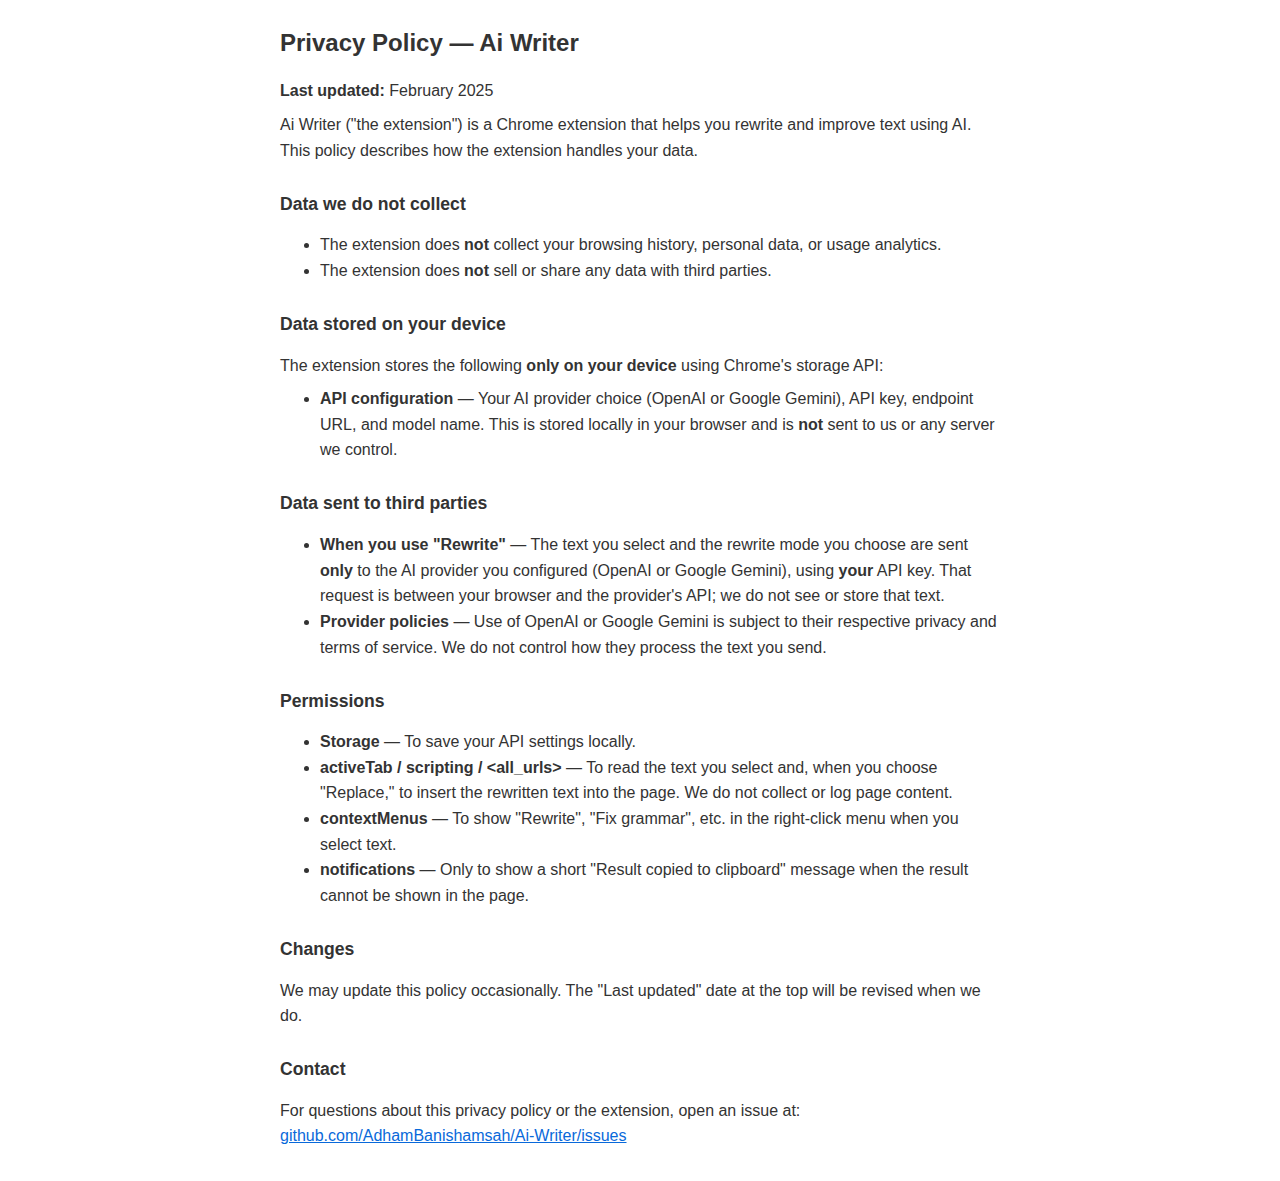
<file: index.html>
<!DOCTYPE html>
<html lang="en">
<head>
  <meta charset="UTF-8">
  <meta name="viewport" content="width=device-width, initial-scale=1.0">
  <title>Privacy Policy — Ai Writer</title>
  <style>
    body { font-family: -apple-system, BlinkMacSystemFont, 'Segoe UI', Roboto, sans-serif; max-width: 720px; margin: 0 auto; padding: 24px; line-height: 1.6; color: #333; }
    h1 { font-size: 1.5rem; margin-top: 0; }
    h2 { font-size: 1.1rem; margin-top: 1.5em; }
    p, ul { margin: 0.5em 0; }
    a { color: #0969da; }
  </style>
</head>
<body>
  <h1>Privacy Policy — Ai Writer</h1>
  <p><strong>Last updated:</strong> February 2025</p>
  <p>Ai Writer ("the extension") is a Chrome extension that helps you rewrite and improve text using AI. This policy describes how the extension handles your data.</p>

  <h2>Data we do not collect</h2>
  <ul>
    <li>The extension does <strong>not</strong> collect your browsing history, personal data, or usage analytics.</li>
    <li>The extension does <strong>not</strong> sell or share any data with third parties.</li>
  </ul>

  <h2>Data stored on your device</h2>
  <p>The extension stores the following <strong>only on your device</strong> using Chrome's storage API:</p>
  <ul>
    <li><strong>API configuration</strong> — Your AI provider choice (OpenAI or Google Gemini), API key, endpoint URL, and model name. This is stored locally in your browser and is <strong>not</strong> sent to us or any server we control.</li>
  </ul>

  <h2>Data sent to third parties</h2>
  <ul>
    <li><strong>When you use "Rewrite"</strong> — The text you select and the rewrite mode you choose are sent <strong>only</strong> to the AI provider you configured (OpenAI or Google Gemini), using <strong>your</strong> API key. That request is between your browser and the provider's API; we do not see or store that text.</li>
    <li><strong>Provider policies</strong> — Use of OpenAI or Google Gemini is subject to their respective privacy and terms of service. We do not control how they process the text you send.</li>
  </ul>

  <h2>Permissions</h2>
  <ul>
    <li><strong>Storage</strong> — To save your API settings locally.</li>
    <li><strong>activeTab / scripting / &lt;all_urls&gt;</strong> — To read the text you select and, when you choose "Replace," to insert the rewritten text into the page. We do not collect or log page content.</li>
    <li><strong>contextMenus</strong> — To show "Rewrite", "Fix grammar", etc. in the right‑click menu when you select text.</li>
    <li><strong>notifications</strong> — Only to show a short "Result copied to clipboard" message when the result cannot be shown in the page.</li>
  </ul>

  <h2>Changes</h2>
  <p>We may update this policy occasionally. The "Last updated" date at the top will be revised when we do.</p>

  <h2>Contact</h2>
  <p>For questions about this privacy policy or the extension, open an issue at: <a href="https://github.com/AdhamBanishamsah/Ai-Writer/issues">github.com/AdhamBanishamsah/Ai-Writer/issues</a></p>
</body>
</html>
</file>
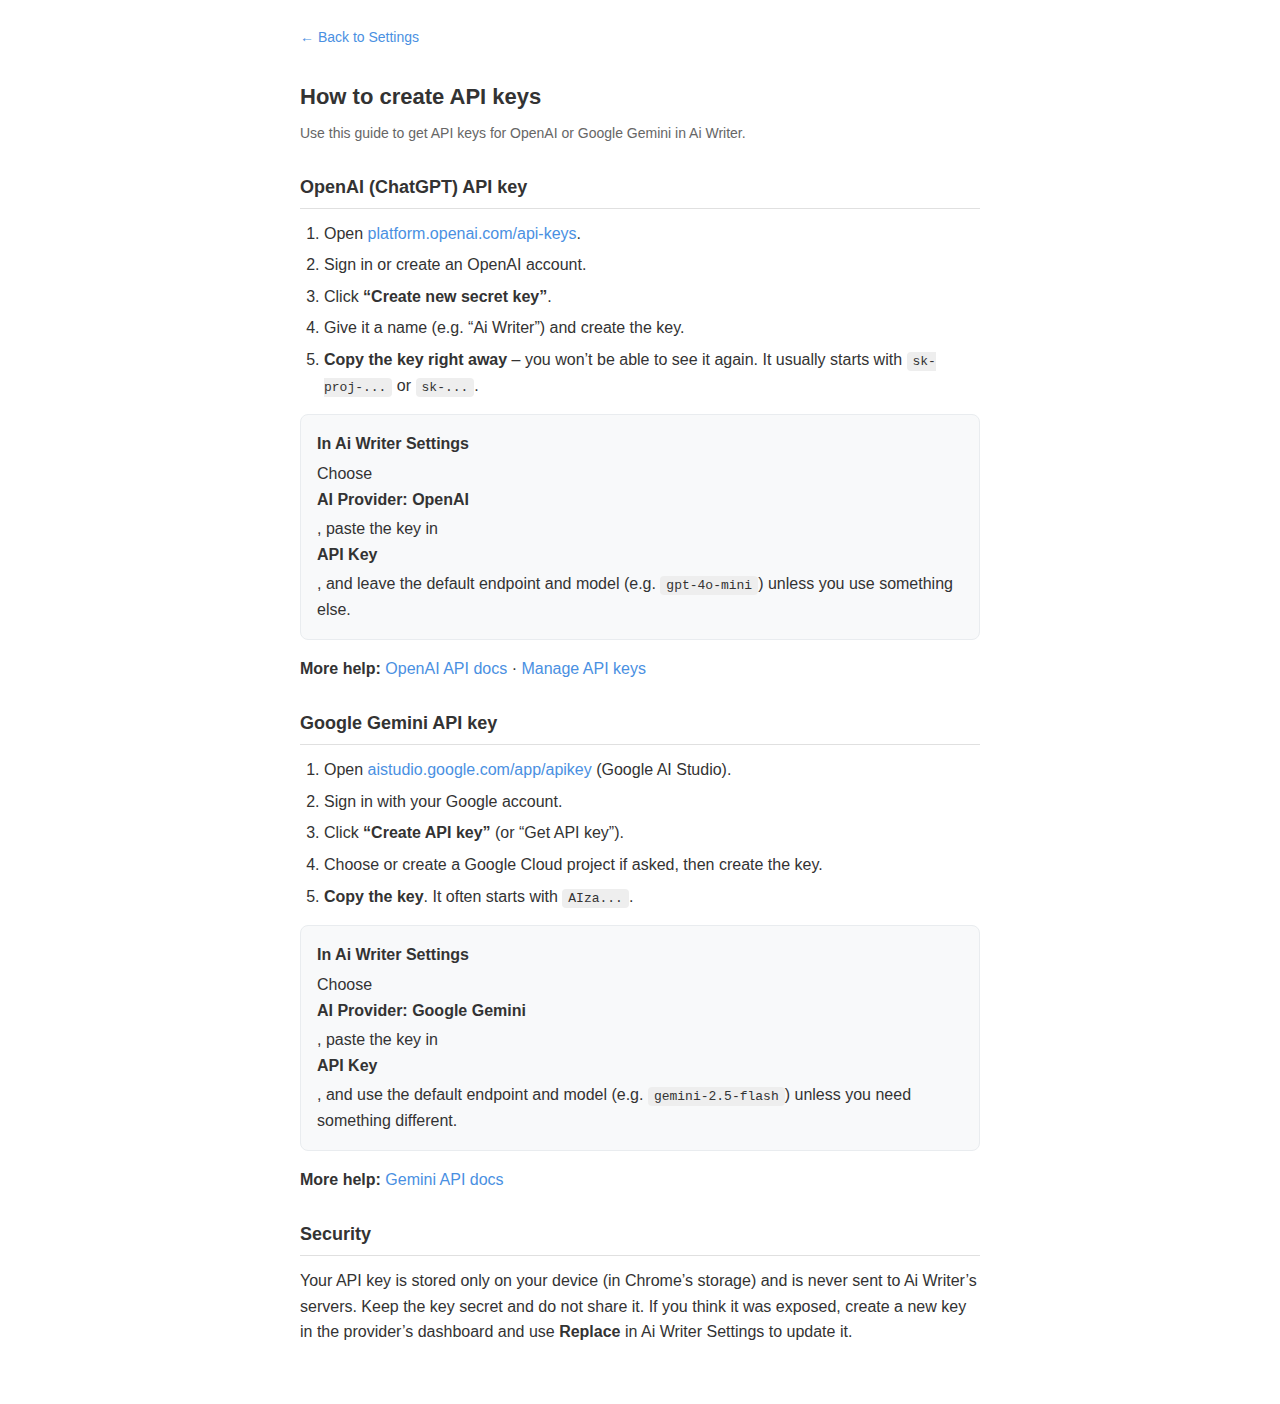
<file: api-guide.html>
<!DOCTYPE html>
<html lang="en">
<head>
  <meta charset="UTF-8">
  <meta name="viewport" content="width=device-width, initial-scale=1.0">
  <title>How to create API keys – Ai Writer</title>
  <style>
    * { box-sizing: border-box; }
    body {
      font-family: -apple-system, BlinkMacSystemFont, 'Segoe UI', Roboto, Oxygen, Ubuntu, Cantarell, sans-serif;
      line-height: 1.6;
      color: #333;
      max-width: 720px;
      margin: 0 auto;
      padding: 24px 20px 48px;
    }
    h1 { font-size: 22px; margin-bottom: 8px; }
    .subtitle { color: #666; font-size: 14px; margin-bottom: 24px; }
    h2 { font-size: 18px; margin-top: 28px; margin-bottom: 12px; border-bottom: 1px solid #e0e0e0; padding-bottom: 6px; }
    p { margin: 0 0 12px; }
    ol, ul { margin: 0 0 16px; padding-left: 24px; }
    li { margin-bottom: 6px; }
    a { color: #4a90e2; text-decoration: none; }
    a:hover { text-decoration: underline; }
    .card {
      background: #f8f9fa;
      border: 1px solid #e9ecef;
      border-radius: 8px;
      padding: 16px;
      margin: 16px 0;
    }
    .card strong { display: block; margin-bottom: 4px; }
    code { background: #eee; padding: 2px 6px; border-radius: 4px; font-size: 13px; }
    .back { display: inline-block; margin-bottom: 16px; font-size: 14px; }
  </style>
</head>
<body>
  <a href="#" id="back-link" class="back" aria-label="Back to settings">← Back to Settings</a>
  <h1>How to create API keys</h1>
  <p class="subtitle">Use this guide to get API keys for OpenAI or Google Gemini in Ai Writer.</p>

  <h2>OpenAI (ChatGPT) API key</h2>
  <ol>
    <li>Open <a href="https://platform.openai.com/api-keys" target="_blank" rel="noopener noreferrer">platform.openai.com/api-keys</a>.</li>
    <li>Sign in or create an OpenAI account.</li>
    <li>Click <strong>“Create new secret key”</strong>.</li>
    <li>Give it a name (e.g. “Ai Writer”) and create the key.</li>
    <li><strong>Copy the key right away</strong> – you won’t be able to see it again. It usually starts with <code>sk-proj-...</code> or <code>sk-...</code>.</li>
  </ol>
  <div class="card">
    <strong>In Ai Writer Settings</strong>
    Choose <strong>AI Provider: OpenAI</strong>, paste the key in <strong>API Key</strong>, and leave the default endpoint and model (e.g. <code>gpt-4o-mini</code>) unless you use something else.
  </div>
  <p><strong>More help:</strong> <a href="https://platform.openai.com/docs" target="_blank" rel="noopener noreferrer">OpenAI API docs</a> · <a href="https://platform.openai.com/account/api-keys" target="_blank" rel="noopener noreferrer">Manage API keys</a></p>

  <h2>Google Gemini API key</h2>
  <ol>
    <li>Open <a href="https://aistudio.google.com/app/apikey" target="_blank" rel="noopener noreferrer">aistudio.google.com/app/apikey</a> (Google AI Studio).</li>
    <li>Sign in with your Google account.</li>
    <li>Click <strong>“Create API key”</strong> (or “Get API key”).</li>
    <li>Choose or create a Google Cloud project if asked, then create the key.</li>
    <li><strong>Copy the key</strong>. It often starts with <code>AIza...</code>.</li>
  </ol>
  <div class="card">
    <strong>In Ai Writer Settings</strong>
    Choose <strong>AI Provider: Google Gemini</strong>, paste the key in <strong>API Key</strong>, and use the default endpoint and model (e.g. <code>gemini-2.5-flash</code>) unless you need something different.
  </div>
  <p><strong>More help:</strong> <a href="https://ai.google.dev/docs" target="_blank" rel="noopener noreferrer">Gemini API docs</a></p>

  <h2>Security</h2>
  <p>Your API key is stored only on your device (in Chrome’s storage) and is never sent to Ai Writer’s servers. Keep the key secret and do not share it. If you think it was exposed, create a new key in the provider’s dashboard and use <strong>Replace</strong> in Ai Writer Settings to update it.</p>

  <script>
    const optionsUrl = chrome.runtime.getURL('options.html');
    const backLink = document.getElementById('back-link');
    backLink.href = optionsUrl;
    backLink.addEventListener('click', function(e) {
      e.preventDefault();
      window.location.href = optionsUrl;
    });
  </script>
</body>
</html>
</file>
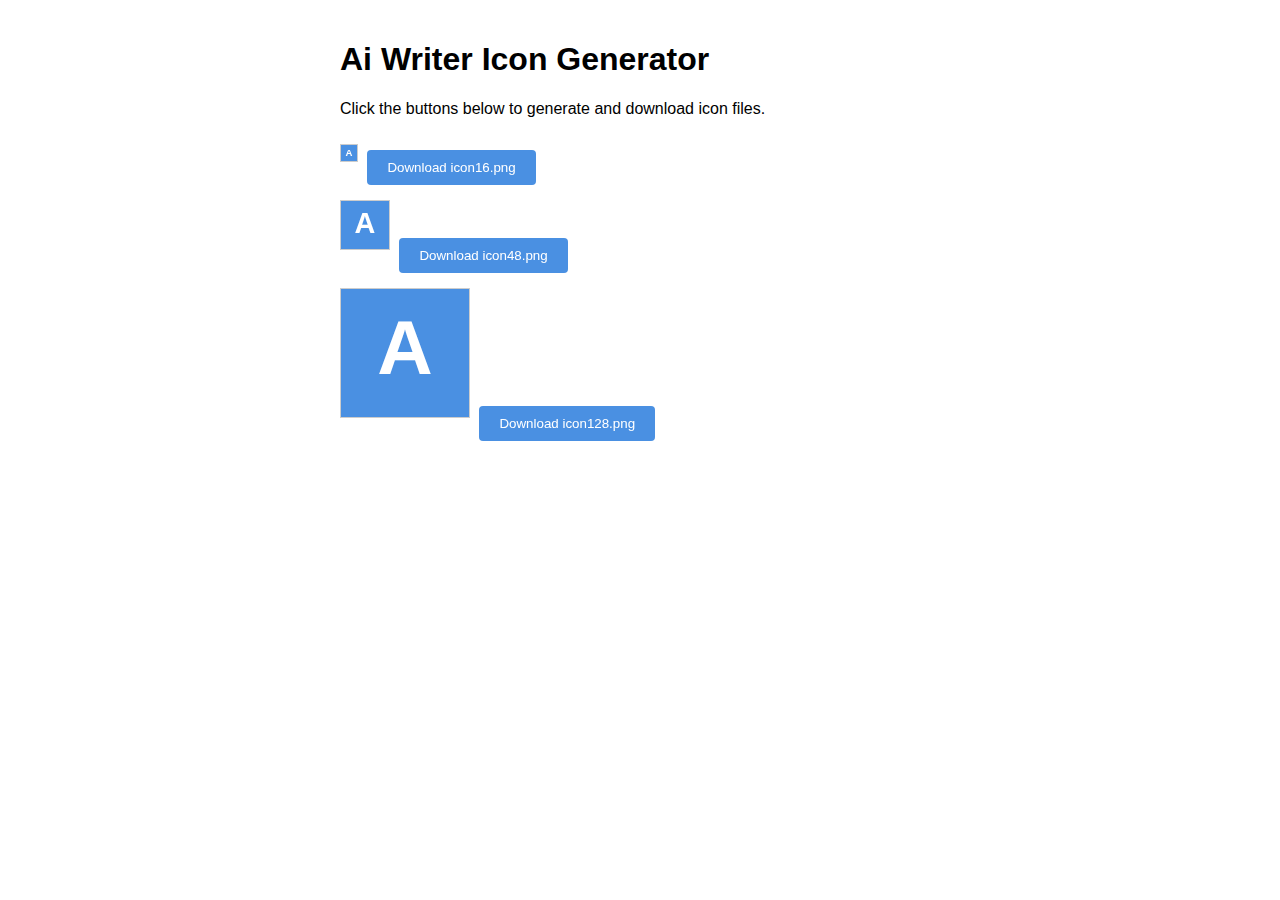
<file: create-icons.html>
<!DOCTYPE html>
<html>
<head>
  <title>Icon Generator for Ai Writer</title>
  <style>
    body {
      font-family: Arial, sans-serif;
      padding: 20px;
      max-width: 600px;
      margin: 0 auto;
    }
    canvas {
      border: 1px solid #ccc;
      margin: 10px 0;
    }
    button {
      padding: 10px 20px;
      margin: 5px;
      background: #4a90e2;
      color: white;
      border: none;
      border-radius: 4px;
      cursor: pointer;
    }
    button:hover {
      background: #357abd;
    }
  </style>
</head>
<body>
  <h1>Ai Writer Icon Generator</h1>
  <p>Click the buttons below to generate and download icon files.</p>
  
  <div>
    <canvas id="icon16" width="16" height="16"></canvas>
    <button onclick="downloadIcon(16)">Download icon16.png</button>
  </div>
  
  <div>
    <canvas id="icon48" width="48" height="48"></canvas>
    <button onclick="downloadIcon(48)">Download icon48.png</button>
  </div>
  
  <div>
    <canvas id="icon128" width="128" height="128"></canvas>
    <button onclick="downloadIcon(128)">Download icon128.png</button>
  </div>

  <script>
    function drawIcon(canvas, size) {
      const ctx = canvas.getContext('2d');
      
      // Background
      ctx.fillStyle = '#4a90e2';
      ctx.fillRect(0, 0, size, size);
      
      // Draw 'A' for Ai Writer
      ctx.fillStyle = 'white';
      ctx.font = `bold ${size * 0.6}px Arial`;
      ctx.textAlign = 'center';
      ctx.textBaseline = 'middle';
      ctx.fillText('A', size / 2, size / 2);
    }

    function downloadIcon(size) {
      const canvas = document.getElementById(`icon${size}`);
      canvas.toBlob((blob) => {
        const url = URL.createObjectURL(blob);
        const a = document.createElement('a');
        a.href = url;
        a.download = `icon${size}.png`;
        a.click();
        URL.revokeObjectURL(url);
      });
    }

    // Draw all icons on load
    window.onload = () => {
      drawIcon(document.getElementById('icon16'), 16);
      drawIcon(document.getElementById('icon48'), 48);
      drawIcon(document.getElementById('icon128'), 128);
    };
  </script>
</body>
</html>
</file>
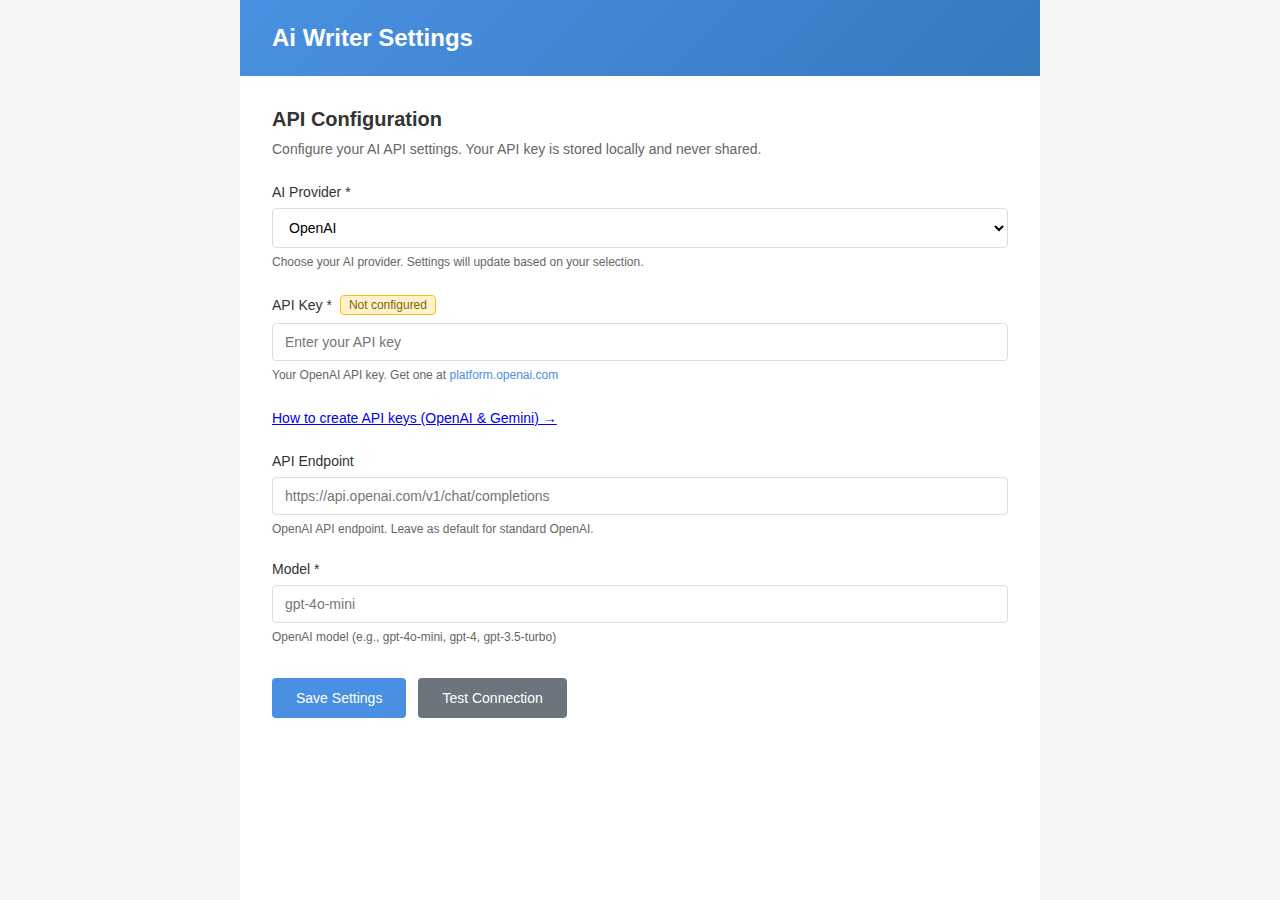
<file: options.html>
<!DOCTYPE html>
<html lang="en">
<head>
  <meta charset="UTF-8">
  <meta name="viewport" content="width=device-width, initial-scale=1.0">
  <title>Ai Writer - Settings</title>
  <link rel="stylesheet" href="options.css">
</head>
<body>
  <div class="container">
    <header class="header">
      <h1>Ai Writer Settings</h1>
    </header>

    <div class="content">
      <div class="section">
        <h2>API Configuration</h2>
        <p class="description">
          Configure your AI API settings. Your API key is stored locally and never shared.
        </p>

        <div class="form-group">
          <label for="provider">AI Provider *</label>
          <select id="provider" tabindex="0">
            <option value="openai">OpenAI</option>
            <option value="gemini">Google Gemini</option>
          </select>
          <p class="help-text">
            Choose your AI provider. Settings will update based on your selection.
          </p>
        </div>

        <div class="form-group">
          <div class="label-with-status">
            <label for="api-key">API Key *</label>
            <span class="api-key-status api-key-status--not-configured" id="api-key-status" aria-live="polite">Not configured</span>
            <button type="button" class="link-btn" id="clear-api-key-btn" tabindex="0" aria-label="Clear API key and show as not configured" style="display: none;">Clear</button>
          </div>
          <div class="api-key-row">
            <input 
              type="password" 
              id="api-key" 
              placeholder="Enter your API key"
              autocomplete="off"
              tabindex="0"
              aria-describedby="api-key-help"
            />
            <button 
              type="button" 
              class="btn btn-replace-key" 
              id="replace-key-btn" 
              tabindex="0" 
              aria-label="Replace API key"
              style="display: none;"
            >
              Replace
            </button>
          </div>
          <p class="help-text" id="api-key-help">
            Your OpenAI API key. Get one at 
            <a href="https://platform.openai.com/api-keys" target="_blank" rel="noopener noreferrer">platform.openai.com</a>
          </p>
        </div>

        <p class="description">
          <a href="api-guide.html" target="_blank" rel="noopener noreferrer" id="api-guide-link">How to create API keys (OpenAI &amp; Gemini) →</a>
        </p>

        <div class="form-group" id="endpoint-group">
          <label for="api-endpoint">API Endpoint</label>
          <input 
            type="text" 
            id="api-endpoint" 
            placeholder="https://api.openai.com/v1/chat/completions"
            tabindex="0"
          />
          <p class="help-text" id="endpoint-help">
            OpenAI API endpoint. Leave as default for standard OpenAI.
          </p>
        </div>

        <div class="form-group">
          <label for="model">Model *</label>
          <input 
            type="text" 
            id="model" 
            placeholder="gpt-4o-mini"
            tabindex="0"
          />
          <p class="help-text" id="model-help">
            OpenAI model (e.g., gpt-4o-mini, gpt-4, gpt-3.5-turbo)
          </p>
        </div>
      </div>

      <div class="actions">
        <button class="btn btn-primary" id="save-btn" tabindex="0">Save Settings</button>
        <button class="btn btn-secondary" id="test-btn" tabindex="0">Test Connection</button>
      </div>

      <div class="status-message" id="status-message" style="display: none;"></div>
    </div>
  </div>

  <script src="options.js"></script>
</body>
</html>
</file>
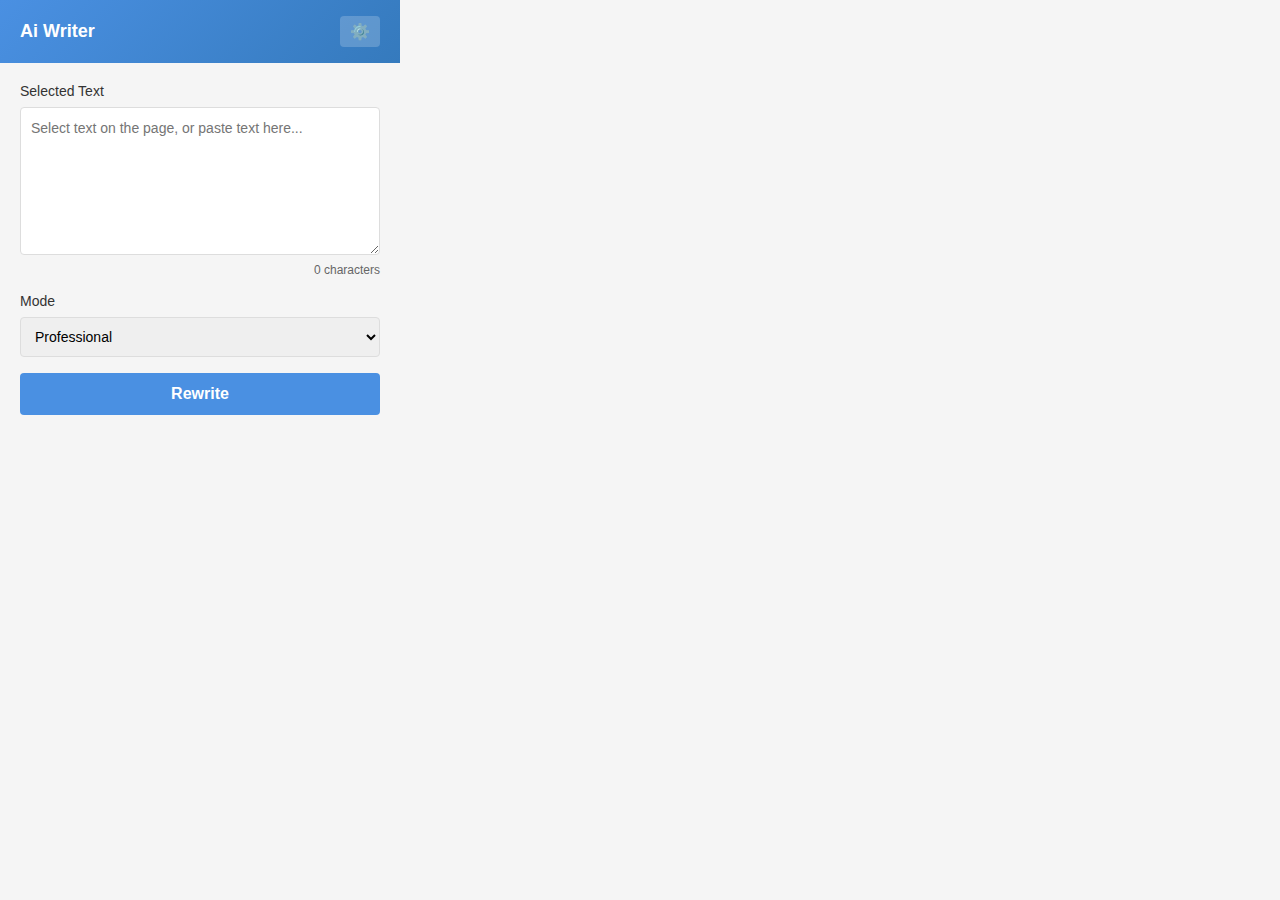
<file: popup.html>
<!DOCTYPE html>
<html lang="en">
<head>
  <meta charset="UTF-8">
  <meta name="viewport" content="width=device-width, initial-scale=1.0">
  <title>Ai Writer</title>
  <link rel="stylesheet" href="popup.css">
</head>
<body>
  <div class="container">
    <header class="header">
      <h1>Ai Writer</h1>
      <button class="settings-btn" id="settings-btn" aria-label="Open settings" tabindex="0">
        ⚙️
      </button>
    </header>

    <div class="content">
      <div class="input-section">
        <label for="input-text">Selected Text</label>
        <textarea 
          id="input-text" 
          placeholder="Select text on the page, or paste text here..."
          rows="6"
          tabindex="0"
        ></textarea>
        <div class="char-count" id="char-count">0 characters</div>
      </div>

      <div class="mode-section">
        <label for="mode-select">Mode</label>
        <select id="mode-select" tabindex="0">
          <option value="professional">Professional</option>
          <option value="grammar">Fix grammar & spelling</option>
          <option value="friendly">Make it friendly</option>
          <option value="shorten">Shorten</option>
          <option value="expand">Expand</option>
          <option value="translate">Translate</option>
        </select>
      </div>

      <button class="rewrite-btn" id="rewrite-btn" tabindex="0">
        <span id="rewrite-text">Rewrite</span>
        <span id="rewrite-spinner" class="spinner hidden"></span>
      </button>

      <div class="output-section" id="output-section" style="display: none;">
        <label for="output-text">Result</label>
        <textarea 
          id="output-text" 
          readonly
          rows="6"
          tabindex="0"
        ></textarea>
        <div class="output-actions">
          <button class="action-btn copy-btn" id="copy-btn" tabindex="0">Copy</button>
          <button class="action-btn replace-btn" id="replace-btn" tabindex="0" style="display: none;">Replace</button>
          <button class="action-btn swap-btn" id="swap-btn" tabindex="0">Swap</button>
        </div>
      </div>

      <div class="error-message" id="error-message" style="display: none;"></div>
    </div>
  </div>

  <script src="popup.js"></script>
</body>
</html>
</file>
<file: options.css>
* {
  margin: 0;
  padding: 0;
  box-sizing: border-box;
}

body {
  font-family: -apple-system, BlinkMacSystemFont, 'Segoe UI', Roboto, Oxygen, Ubuntu, Cantarell, sans-serif;
  background: #f5f5f5;
  color: #333;
}

.container {
  max-width: 800px;
  margin: 0 auto;
  background: white;
  min-height: 100vh;
}

.header {
  background: linear-gradient(135deg, #4a90e2 0%, #357abd 100%);
  color: white;
  padding: 24px 32px;
}

.header h1 {
  font-size: 24px;
  font-weight: 600;
}

.content {
  padding: 32px;
}

.section {
  margin-bottom: 32px;
}

.section h2 {
  font-size: 20px;
  font-weight: 600;
  margin-bottom: 8px;
  color: #333;
}

.description {
  color: #666;
  font-size: 14px;
  margin-bottom: 24px;
  line-height: 1.5;
}

.form-group {
  margin-bottom: 24px;
}

.form-group label {
  display: block;
  font-size: 14px;
  font-weight: 500;
  margin-bottom: 8px;
  color: #333;
}

.label-with-status {
  display: flex;
  align-items: center;
  gap: 8px;
  margin-bottom: 8px;
}

.label-with-status label {
  margin-bottom: 0;
}

.api-key-status {
  display: inline-block;
  font-size: 12px;
  font-weight: 500;
  padding: 2px 8px;
  border-radius: 4px;
}

.api-key-status--not-configured {
  background: #fff3cd;
  border: 1px solid #ffc107;
  color: #856404;
}

.api-key-status--configured {
  background: #d4edda;
  border: 1px solid #c3e6cb;
  color: #155724;
}

.link-btn {
  background: none;
  border: none;
  padding: 0;
  font-size: 12px;
  color: #4a90e2;
  cursor: pointer;
  text-decoration: underline;
  font-family: inherit;
}

.link-btn:hover {
  color: #357abd;
}

.link-btn:focus {
  outline: 2px solid #4a90e2;
  outline-offset: 2px;
}

.form-group input,
.form-group select {
  width: 100%;
  padding: 10px 12px;
  border: 1px solid #ddd;
  border-radius: 4px;
  font-size: 14px;
  font-family: inherit;
  transition: border-color 0.2s;
  background: white;
}

.form-group input:focus,
.form-group select:focus {
  outline: 2px solid #4a90e2;
  outline-offset: -1px;
  border-color: #4a90e2;
}

.form-group select {
  cursor: pointer;
}

.help-text {
  font-size: 12px;
  color: #666;
  margin-top: 6px;
  line-height: 1.4;
}

.help-text a {
  color: #4a90e2;
  text-decoration: none;
}

.help-text a:hover {
  text-decoration: underline;
}

.api-key-row {
  display: flex;
  gap: 12px;
  align-items: center;
}

.api-key-row input {
  flex: 1;
  min-width: 0;
}

.btn-replace-key {
  flex-shrink: 0;
  background: #6c757d;
  color: white;
  padding: 10px 16px;
}

.btn-replace-key:hover {
  background: #5a6268;
}

.btn-replace-key:focus {
  outline: 2px solid #4a90e2;
  outline-offset: 2px;
}

.actions {
  display: flex;
  gap: 12px;
  margin-top: 32px;
}

.btn {
  padding: 12px 24px;
  border: none;
  border-radius: 4px;
  font-size: 14px;
  font-weight: 500;
  cursor: pointer;
  transition: background 0.2s;
}

.btn:focus {
  outline: 2px solid #4a90e2;
  outline-offset: 2px;
}

.btn-primary {
  background: #4a90e2;
  color: white;
}

.btn-primary:hover {
  background: #357abd;
}

.btn-secondary {
  background: #6c757d;
  color: white;
}

.btn-secondary:hover {
  background: #5a6268;
}

.status-message {
  margin-top: 24px;
  padding: 12px 16px;
  border-radius: 4px;
  font-size: 14px;
}

.status-message.success {
  background: #d4edda;
  border: 1px solid #c3e6cb;
  color: #155724;
}

.status-message.error {
  background: #f8d7da;
  border: 1px solid #f5c6cb;
  color: #721c24;
}

.status-message.info {
  background: #d1ecf1;
  border: 1px solid #bee5eb;
  color: #0c5460;
}
</file>
<file: popup.css>
* {
  margin: 0;
  padding: 0;
  box-sizing: border-box;
}

body {
  width: 400px;
  min-height: 500px;
  font-family: -apple-system, BlinkMacSystemFont, 'Segoe UI', Roboto, Oxygen, Ubuntu, Cantarell, sans-serif;
  background: #f5f5f5;
}

.container {
  display: flex;
  flex-direction: column;
  height: 100%;
}

.header {
  display: flex;
  justify-content: space-between;
  align-items: center;
  padding: 16px 20px;
  background: linear-gradient(135deg, #4a90e2 0%, #357abd 100%);
  color: white;
}

.header h1 {
  font-size: 18px;
  font-weight: 600;
}

.settings-btn {
  background: rgba(255, 255, 255, 0.2);
  border: none;
  border-radius: 4px;
  padding: 6px 10px;
  cursor: pointer;
  font-size: 16px;
  color: white;
  transition: background 0.2s;
}

.settings-btn:hover {
  background: rgba(255, 255, 255, 0.3);
}

.settings-btn:focus {
  outline: 2px solid white;
  outline-offset: 2px;
}

.content {
  padding: 20px;
  display: flex;
  flex-direction: column;
  gap: 16px;
  flex: 1;
}

.input-section,
.mode-section,
.output-section {
  display: flex;
  flex-direction: column;
  gap: 8px;
}

label {
  font-size: 14px;
  font-weight: 500;
  color: #333;
}

textarea,
select {
  width: 100%;
  padding: 10px;
  border: 1px solid #ddd;
  border-radius: 4px;
  font-size: 14px;
  font-family: inherit;
  resize: vertical;
  line-height: 1.5;
}

textarea:focus,
select:focus {
  outline: 2px solid #4a90e2;
  outline-offset: -1px;
  border-color: #4a90e2;
}

textarea {
  min-height: 100px;
}

.char-count {
  font-size: 12px;
  color: #666;
  text-align: right;
}

.rewrite-btn {
  width: 100%;
  padding: 12px;
  background: #4a90e2;
  color: white;
  border: none;
  border-radius: 4px;
  font-size: 16px;
  font-weight: 600;
  cursor: pointer;
  transition: background 0.2s;
  display: flex;
  align-items: center;
  justify-content: center;
  gap: 8px;
}

.rewrite-btn:hover:not(:disabled) {
  background: #357abd;
}

.rewrite-btn:disabled {
  background: #ccc;
  cursor: not-allowed;
}

.rewrite-btn:focus {
  outline: 2px solid #4a90e2;
  outline-offset: 2px;
}

.spinner {
  width: 16px;
  height: 16px;
  border: 2px solid rgba(255, 255, 255, 0.3);
  border-top: 2px solid white;
  border-radius: 50%;
  animation: spin 0.8s linear infinite;
}

@keyframes spin {
  0% { transform: rotate(0deg); }
  100% { transform: rotate(360deg); }
}

.hidden {
  display: none;
}

.output-section {
  margin-top: 8px;
}

.output-actions {
  display: flex;
  gap: 8px;
  justify-content: flex-end;
}

.action-btn {
  padding: 8px 16px;
  border: none;
  border-radius: 4px;
  font-size: 14px;
  font-weight: 500;
  cursor: pointer;
  transition: background 0.2s;
}

.action-btn:focus {
  outline: 2px solid #4a90e2;
  outline-offset: 2px;
}

.copy-btn {
  background: #4a90e2;
  color: white;
}

.copy-btn:hover {
  background: #357abd;
}

.replace-btn {
  background: #28a745;
  color: white;
}

.replace-btn:hover {
  background: #218838;
}

.swap-btn {
  background: #6c757d;
  color: white;
}

.swap-btn:hover {
  background: #5a6268;
}

.error-message {
  padding: 12px;
  background: #fee;
  border: 1px solid #fcc;
  border-radius: 4px;
  color: #c33;
  font-size: 14px;
}
</file>
